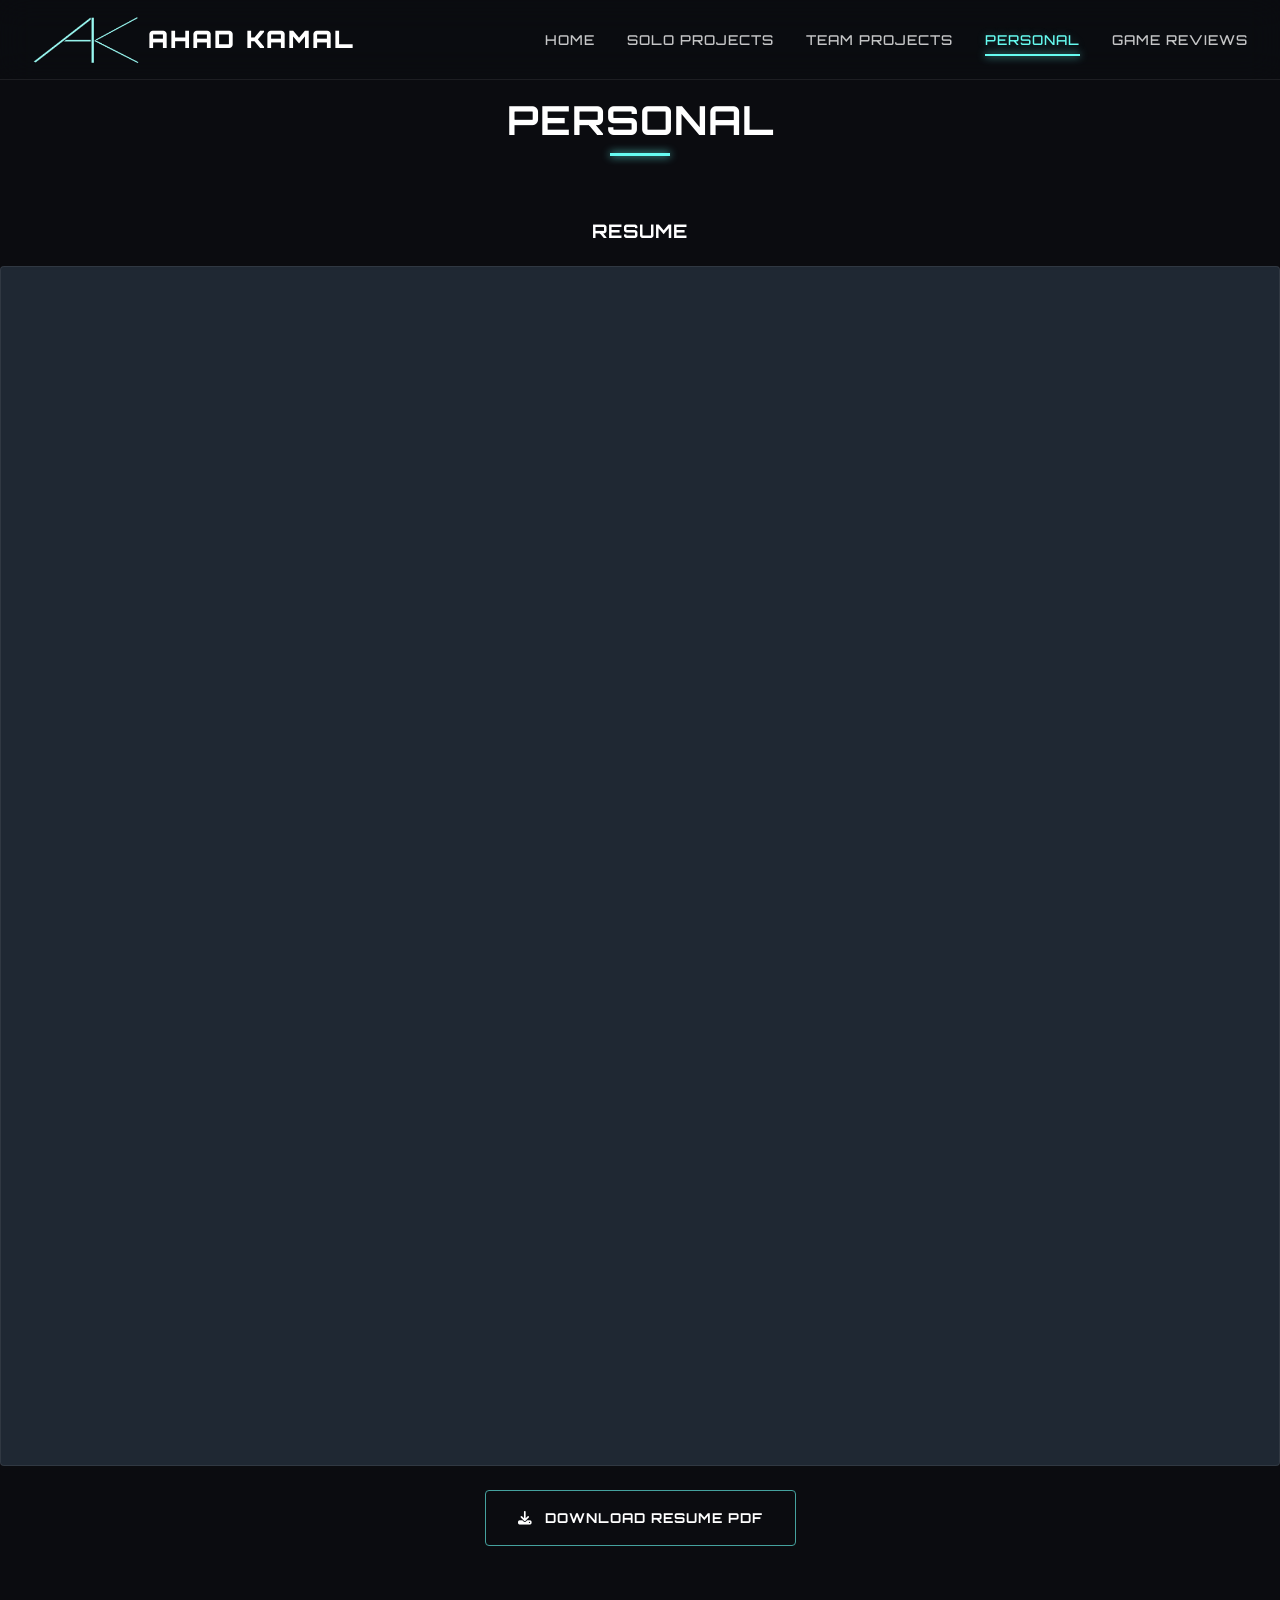
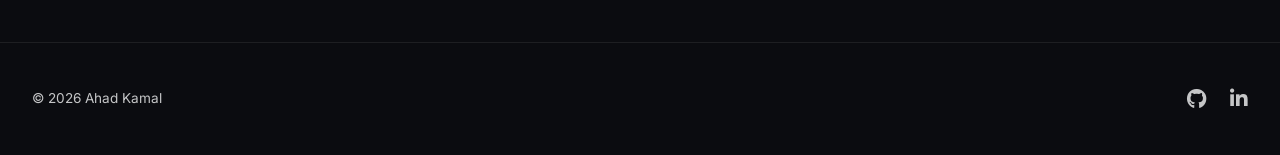
<file: documents.html>
<!DOCTYPE html>
<html lang="en">
<head>
    <meta charset="UTF-8">
    <meta name="viewport" content="width=device-width, initial-scale=1.0">
    <title>Ahad Kamal | Personal</title>
    <link rel="stylesheet" href="https://cdnjs.cloudflare.com/ajax/libs/font-awesome/6.4.0/css/all.min.css">
    <link rel="stylesheet" href="css/styles.css">
</head>
<body>

    <header class="navbar" role="banner">
        <div class="container nav-container">
            <a href="index.html" class="nav-logo" aria-label="Developer Home">
                <img src="images/Logo.png" alt="Logo" style="width:108px;height:48px;">
                Ahad Kamal
            </a>
            
            <button class="nav-toggle" aria-label="Toggle Navigation Menu" aria-expanded="false" aria-controls="primary-navigation">
                <span class="bar"></span>
                <span class="bar"></span>
                <span class="bar"></span>
            </button>

            <nav id="primary-navigation" role="navigation">
                <ul class="nav-menu">
                    <li><a href="index.html" class="nav-link">Home</a></li>
                    <li><a href="individual-work.html" class="nav-link">Solo Projects</a></li>
                    <li><a href="teamwork.html" class="nav-link">Team Projects</a></li>
                    <li><a href="documents.html" class="nav-link">Personal</a></li>
                    <li><a href="reviews.html" class="nav-link">Game Reviews</a></li>
                </ul>
            </nav>
        </div>
    </header>

    <main class="container section-padding" role="main">
        <div class="section-header">
            <h2>Personal</h2>
        </div>

        <div class="doc-split-layout">
            
            <section class="doc-section" aria-labelledby="loi-head">
                <h3 id="loi-head" style="margin-bottom: 1.5rem; text-transform: uppercase; text-align: center;">Resume</h3>
                <div class="doc-preview-box glass-panel">
                    <iframe src="documents/Software Engineer Resume.pdf" title="Software Engineering Resume Preview"></iframe>
                </div>
                <a href="documents/Software Engineer Resume.pdf" download class="btn btn-secondary btn-animate-icon" style="align-self: center;">
                    <i class="fas fa-download"></i> Download Resume PDF
                </a>
            </section>

        </div>
    </main>

    <footer class="footer" role="contentinfo">
        <div class="container footer-container">
            <p class="footer-copy">&copy; <span id="dynamic-year"></span> Ahad Kamal</p>
            <div class="footer-socials">
                <a href="https://github.com/Ahad-Kamal" target="_blank" rel="noopener" class="social-icon" aria-label="GitHub"><i class="fab fa-github"></i></a>
                <a href="https://www.linkedin.com/in/ahad-kamal-476446263" target="_blank" rel="noopener" class="social-icon" aria-label="LinkedIn"><i class="fab fa-linkedin-in"></i></a>
            </div>
        </div>
    </footer>

    <script src="js/main.js"></script>
</body>
</html>
</file>
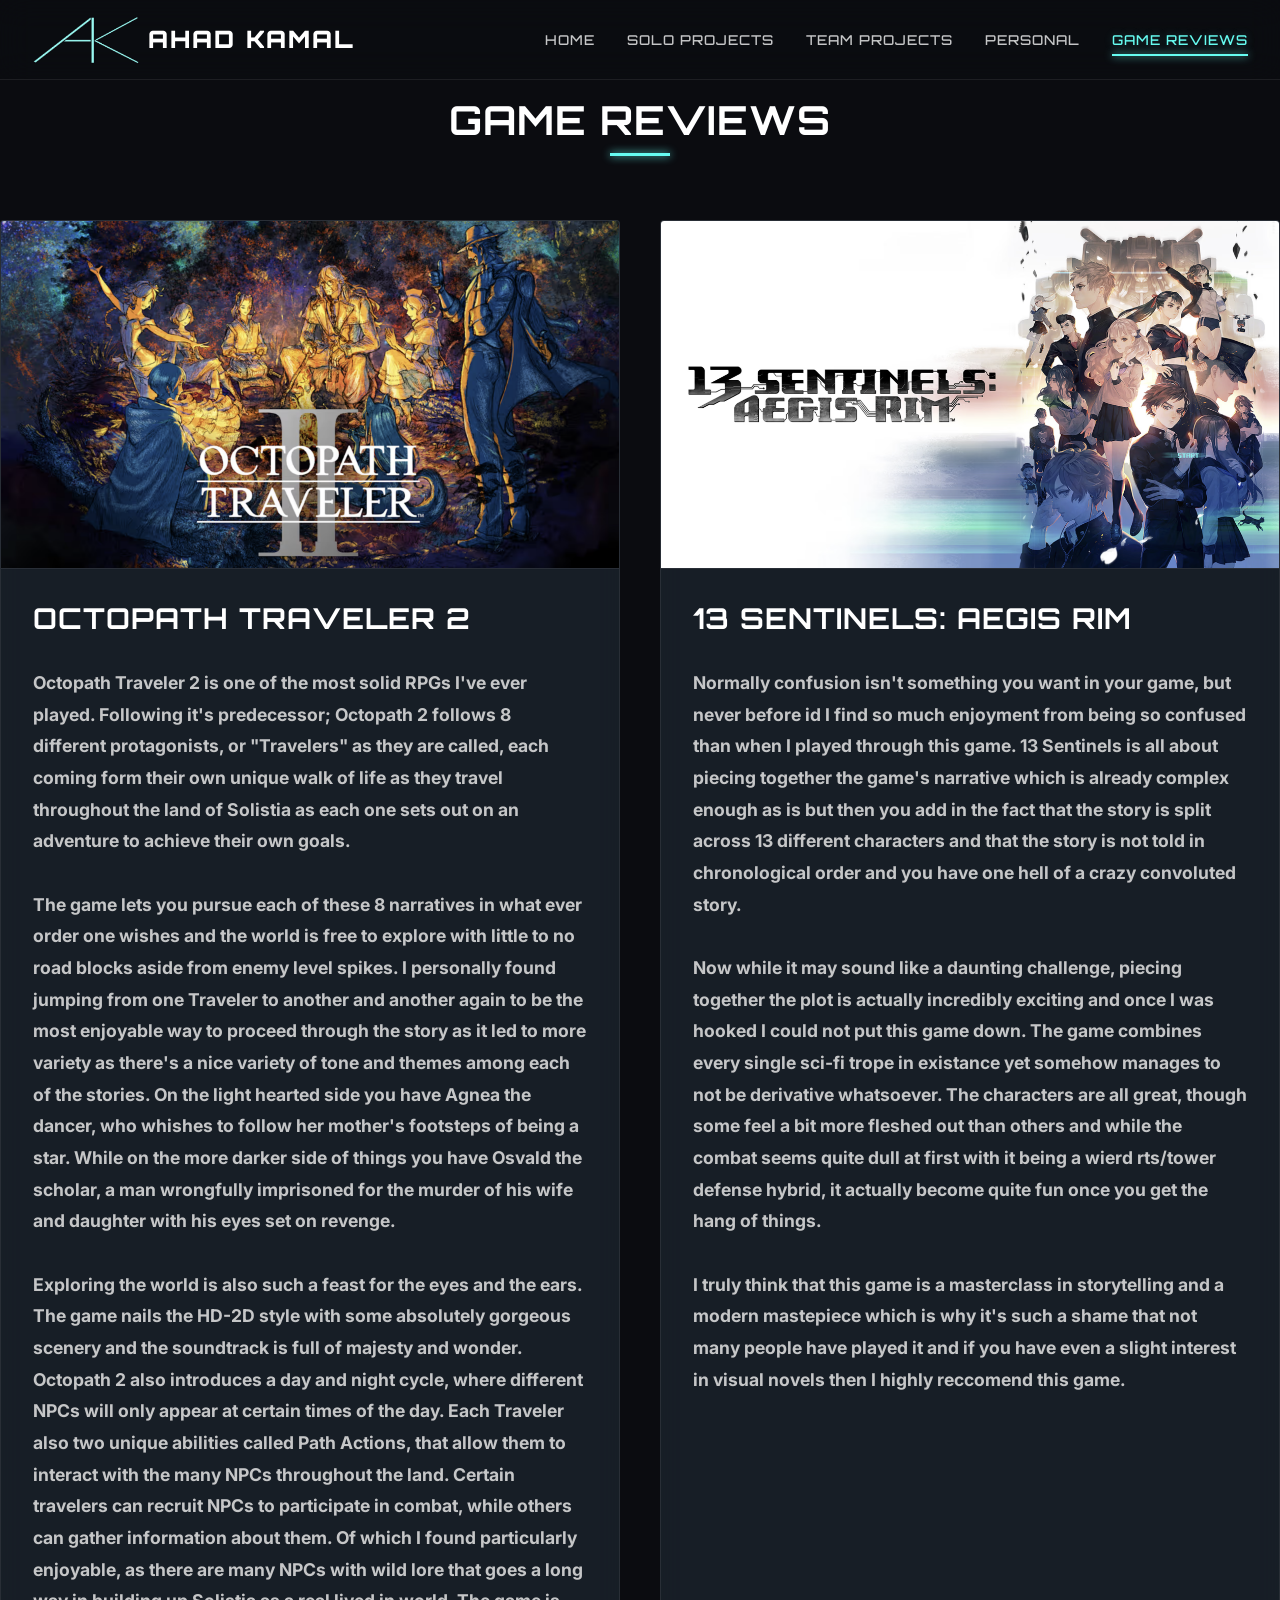
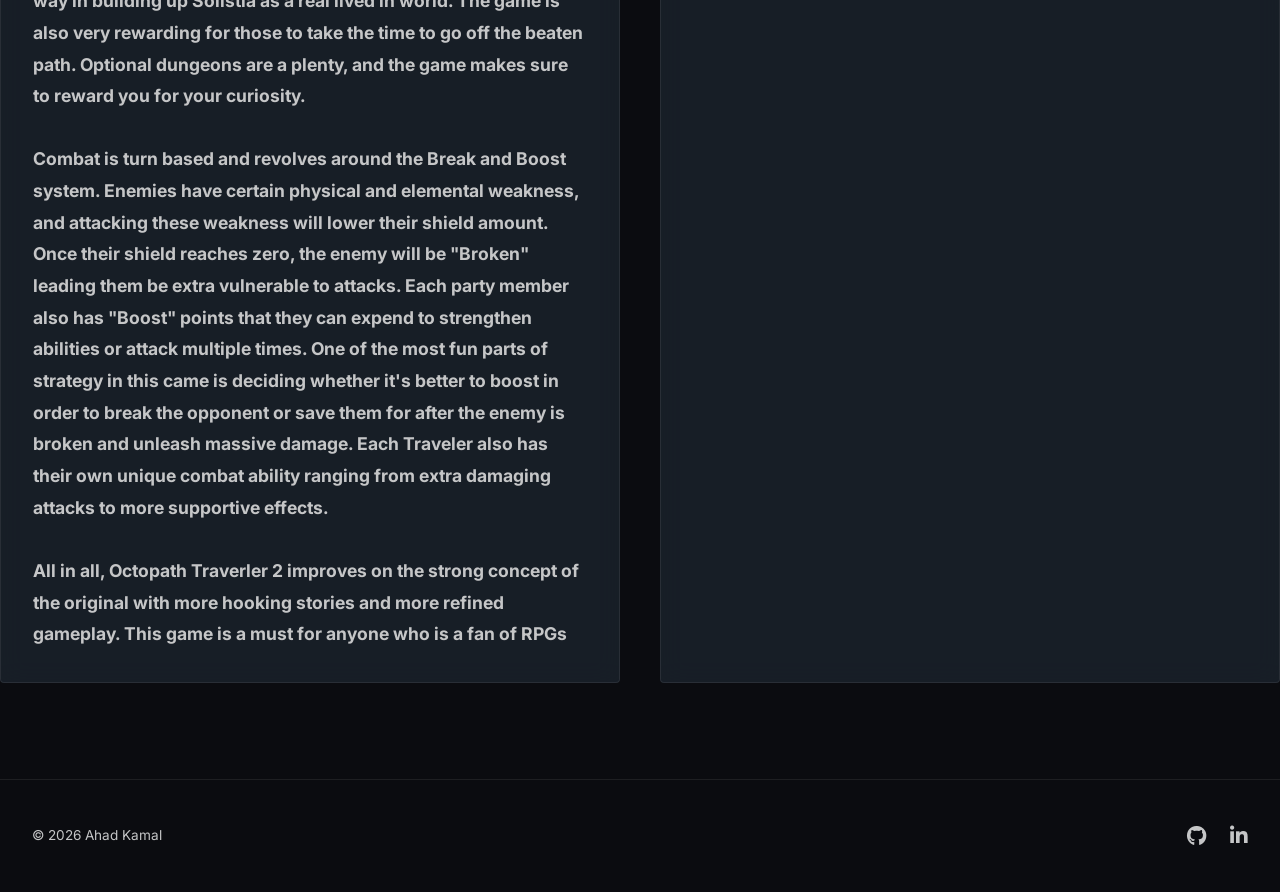
<file: reviews.html>
<!DOCTYPE html>
<html lang="en">
<head>
    <meta charset="UTF-8">
    <meta name="viewport" content="width=device-width, initial-scale=1.0">
    <title>Ahad Kamal | Game Reviews</title>
    <link rel="stylesheet" href="https://cdnjs.cloudflare.com/ajax/libs/font-awesome/6.4.0/css/all.min.css">
    <link rel="stylesheet" href="css/styles.css">
</head>
<body>

    <header class="navbar" role="banner">
        <div class="container nav-container">
            <a href="index.html" class="nav-logo" aria-label="Developer Home">
                <img src="images/Logo.png" alt="Logo" style="width:108px;height:48px;">
                Ahad Kamal
            </a>
            
            <button class="nav-toggle" aria-label="Toggle Navigation Menu" aria-expanded="false" aria-controls="primary-navigation">
                <span class="bar"></span>
                <span class="bar"></span>
                <span class="bar"></span>
            </button>

            <nav id="primary-navigation" role="navigation">
                <ul class="nav-menu">
                    <li><a href="index.html" class="nav-link">Home</a></li>
                    <li><a href="individual-work.html" class="nav-link">Solo Projects</a></li>
                    <li><a href="teamwork.html" class="nav-link">Team Projects</a></li>
                    <li><a href="documents.html" class="nav-link">Personal</a></li>
                    <li><a href="reviews.html" class="nav-link">Game Reviews</a></li>
                </ul>
            </nav>
        </div>
    </header>

    <main class="container section-padding" role="main">
        <div class="section-header">
            <h2>Game Reviews</h2>
        </div>

        <div class="grid-2">
            
            <article class="glass-panel review-card">
                <img src="images/gameCovers/Octopath2.png" alt="" class="review-thumb">
                <div class="review-body">
                    <h3 class="review-title">Octopath Traveler 2</h3>
                     <div class="review-content">
                        <p>
                        <strong>
                            Octopath Traveler 2 is one of the most solid RPGs I've ever played. Following it's predecessor; Octopath 2 follows 8 different protagonists, or "Travelers" as they are called, each coming form their own unique walk of life as they travel throughout the land of Solistia as each one sets out on an adventure to achieve their own goals. 
                            <br> <br>
                            The game lets you pursue each of these 8 narratives in what ever order one wishes and the world is free to explore with little to no road blocks aside from enemy level spikes. I personally found jumping from one Traveler to another and another again to be the most enjoyable way to proceed through the story as it led to more variety as there's a nice variety of tone and themes among each of the stories. On the light hearted side you have Agnea the dancer, who whishes to follow her mother's footsteps of being a star. While on the more darker side of things you have Osvald the scholar, a man wrongfully imprisoned for the murder of his wife and daughter with his eyes set on revenge. 
                            <br> <br>
                            Exploring the world is also such a feast for the eyes and the ears. The game nails the HD-2D style with some absolutely gorgeous scenery and the soundtrack is full of majesty and wonder. Octopath 2 also introduces a day and night cycle, where different NPCs will only appear at certain times of the day. Each Traveler also two unique abilities called Path Actions, that allow them to interact with the many NPCs throughout the land. Certain travelers can recruit NPCs to participate in combat, while others can gather information about them. Of which I found particularly enjoyable, as there are many NPCs with wild lore that goes a long way in building up Solistia as a real lived in world. The game is also very rewarding for those to take the time to go off the beaten path. Optional dungeons are a plenty, and the game makes sure to reward you for your curiosity. 
                            <br> <br>
                            Combat is turn based and revolves around the Break and Boost system. Enemies have certain physical and elemental weakness, and attacking these weakness will lower their shield amount. Once their shield reaches zero, the enemy will be "Broken" leading them be extra vulnerable to attacks. Each party member also has "Boost" points that they can expend to strengthen abilities or attack multiple times. One of the most fun parts of strategy in this came is deciding whether it's better to boost in order to break the opponent or save them for after the enemy is broken and unleash massive damage. Each Traveler also has their own unique combat ability ranging from extra damaging attacks to more supportive effects. 
                            <br> <br>
                            All in all, Octopath Traverler 2 improves on the strong concept of the original with more hooking stories and more refined gameplay. This game is a must for anyone who is a fan of RPGs 
                        </strong>
                        </p>
                    </div>
                </div>
            </article>

            <article class="glass-panel review-card">
                <img src="images/gameCovers/13Sentinels.png" alt="" class="review-thumb">
                <div class="review-body">
                    <h3 class="review-title">13 Sentinels: Aegis Rim</h3>
                    <div class="review-content">
                        <p>
                        <strong>
                            Normally confusion isn't something you want in your game, but never before id I find so much enjoyment from being so confused than when I played through this game. 13 Sentinels is all about piecing together the game's narrative which is already complex enough as is but then you add in the fact that the story is split across 13 different characters and that the story is not told in chronological order and you have one hell of a crazy convoluted story. 
                            <br> <br>
                            Now while it may sound like a daunting challenge, piecing together the plot is actually incredibly exciting and once I was hooked I could not put this game down. The game combines every single sci-fi trope in existance yet somehow manages to not be derivative whatsoever. The characters are all great, though some feel a bit more fleshed out than others and while the combat seems quite dull at first with it being a wierd rts/tower defense hybrid, it actually become quite fun once you get the hang of things. 
                            <br><br>
                            I truly think that this game is a masterclass in storytelling and a modern mastepiece which is why it's such a shame that not many people have played it and if you have even a slight interest in visual novels then I highly reccomend this game.
                        </strong>
                        </p>
                    </div>

                </div>
            </article>
        </div>
    </main>

    <footer class="footer" role="contentinfo">
        <div class="container footer-container">
            <p class="footer-copy">&copy; <span id="dynamic-year"></span> Ahad Kamal</p>
            <div class="footer-socials">
                <a href="https://github.com/Ahad-Kamal" target="_blank" rel="noopener" class="social-icon" aria-label="GitHub Links Portfolio"><i class="fab fa-github"></i></a>
                <a href="https://www.linkedin.com/in/ahad-kamal-476446263" target="_blank" rel="noopener" class="social-icon" aria-label="LinkedIn Network Connections"><i class="fab fa-linkedin-in"></i></a>
            </div>
        </div>
    </footer>

    <script src="js/main.js"></script>
</body>
</html>
</file>
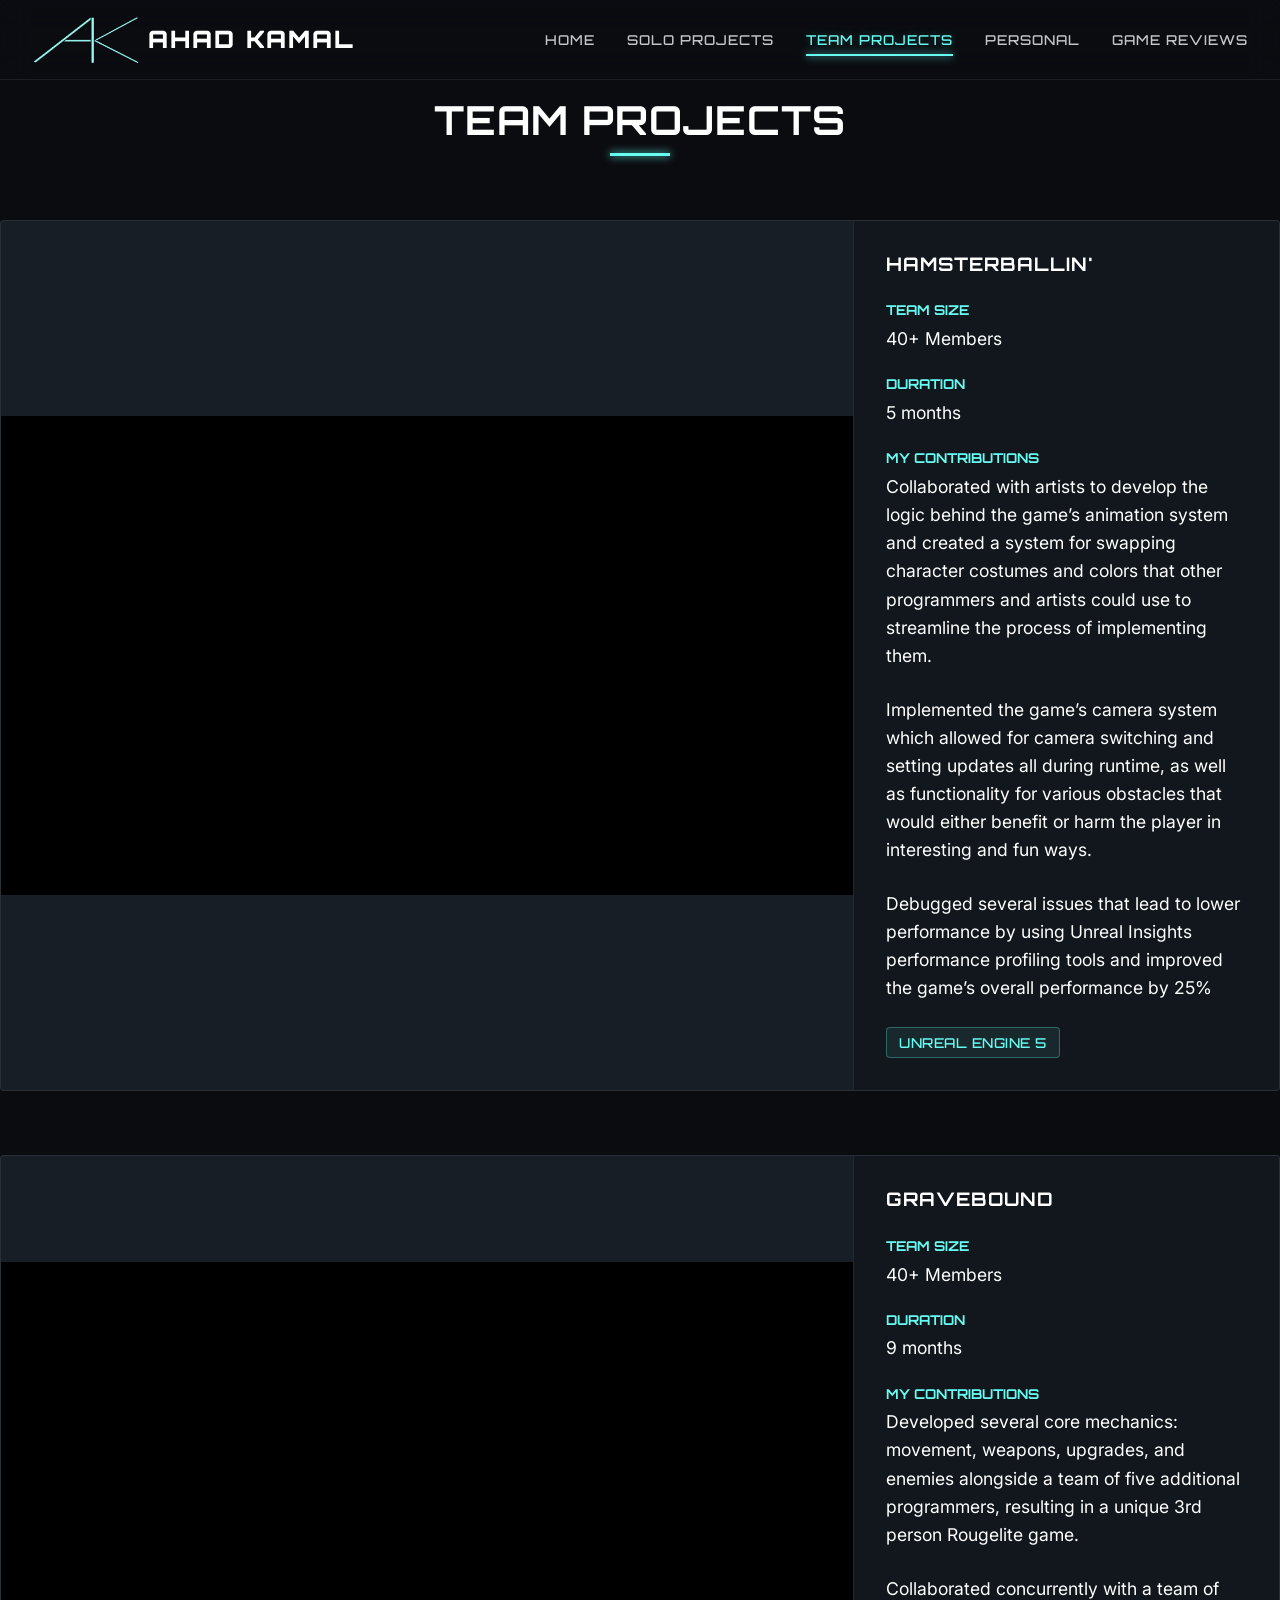
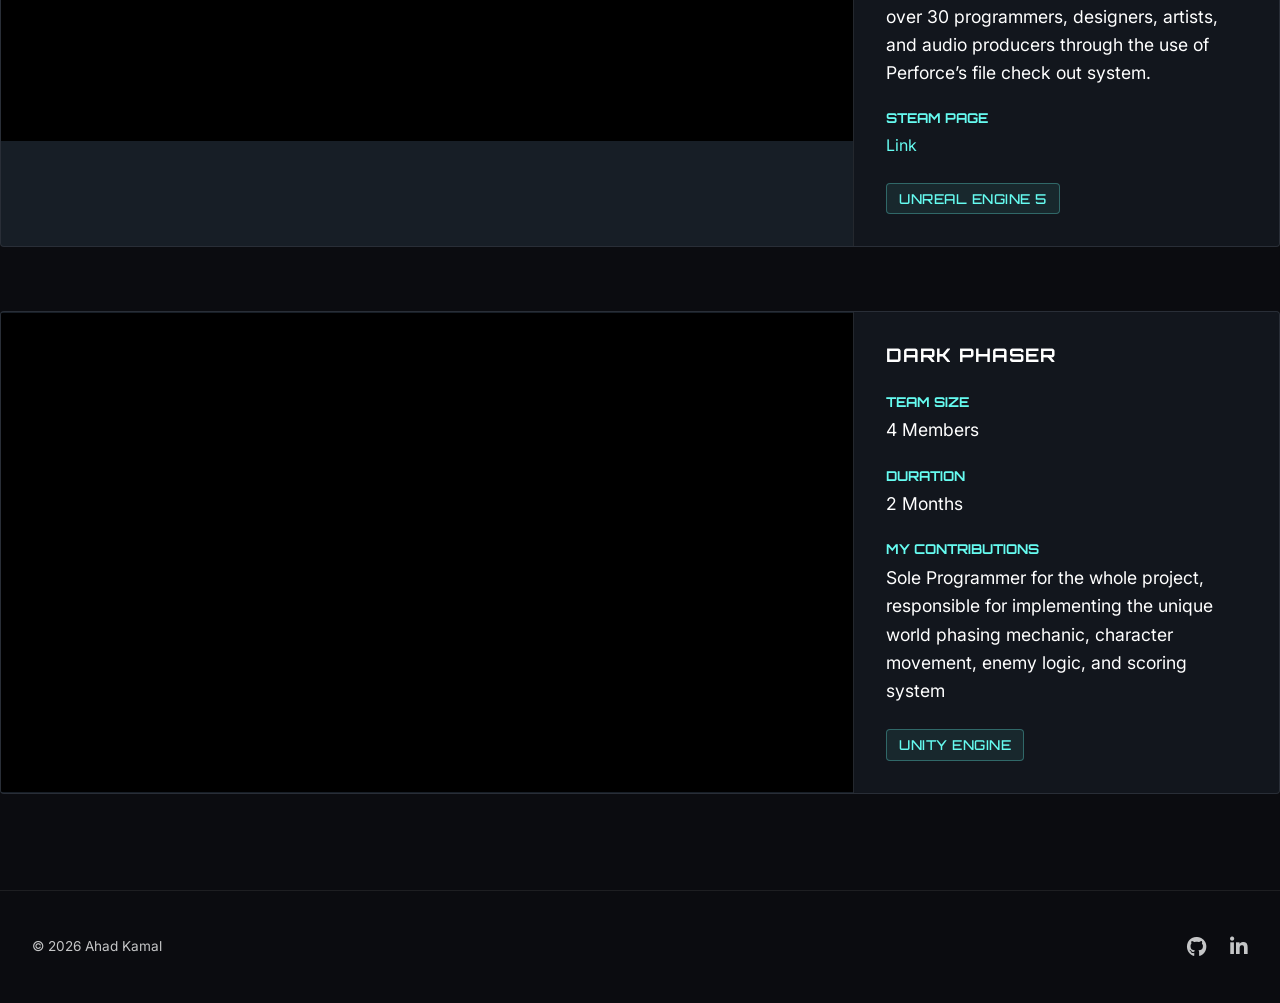
<file: teamwork.html>
<!DOCTYPE html>
<html lang="en">
<head>
    <meta charset="UTF-8">
    <meta name="viewport" content="width=device-width, initial-scale=1.0">
    <title>Ahad Kamal | Team Projects</title>
    <link rel="stylesheet" href="https://cdnjs.cloudflare.com/ajax/libs/font-awesome/6.4.0/css/all.min.css">
    <link rel="stylesheet" href="css/styles.css">
</head>
<body>

    <header class="navbar" role="banner">
        <div class="container nav-container">
            <a href="index.html" class="nav-logo" aria-label="Developer Home">
                <img src="images/Logo.png" alt="Logo" style="width:108px;height:48px;">
                Ahad Kamal
            </a>
            <button class="nav-toggle" aria-label="Toggle Navigation" aria-expanded="false" aria-controls="primary-navigation">
                <span class="bar"></span><span class="bar"></span><span class="bar"></span>
            </button>
            <nav id="primary-navigation">
                <ul class="nav-menu">
                    <li><a href="index.html" class="nav-link">Home</a></li>
                    <li><a href="individual-work.html" class="nav-link">Solo Projects</a></li>
                    <li><a href="teamwork.html" class="nav-link">Team Projects</a></li>
                    <li><a href="documents.html" class="nav-link">Personal</a></li>
                    <li><a href="reviews.html" class="nav-link">Game Reviews</a></li>
                </ul>
            </nav>
        </div>
    </header>

    <main class="container section-padding" role="main">
        <div class="section-header">
            <h2>Team Projects</h2>
        </div>

        <div style="display: flex; flex-direction: column; gap: 4rem;">

            <article class="team-card">
                <div class="video-container">
                    <iframe src="https://www.youtube.com/embed/gcgoC-Zfzv0" title="Hamsterballin'" allow="accelerometer; autoplay; clipboard-write; encrypted-media; gyroscope; picture-in-picture" allowfullscreen></iframe>
                </div>
                <div class="sidebar-meta">
                    <div>
                        <h3 style="margin-bottom: 1.5rem; text-transform: uppercase;">Hamsterballin'</h3>
                        <div class="meta-group">
                            <span class="meta-label">Team Size</span>
                            <span class="meta-value">40+ Members</span>
                        </div>
                        <div class="meta-group">
                            <span class="meta-label">Duration</span>
                            <span class="meta-value">5 months</span>
                        </div>
                        <div class="meta-group">
                            <span class="meta-label">My Contributions</span>
                            <p><span class="meta-value">Collaborated with artists to develop the logic behind the game’s animation system and created a system for swapping character costumes and colors that other programmers and artists could use to streamline the process of implementing them.</span></p>
                            <br>
                            <p><span class="meta-value">Implemented the game’s camera system which allowed for camera switching and setting updates all during runtime, as well as functionality for various obstacles that would either benefit or harm the player in interesting and fun ways.</span></p>
                            <br>
                            <p><span class="meta-value">Debugged several issues that lead to lower performance by using Unreal Insights performance profiling tools and improved the game’s overall performance by 25%</span></p>
                        </div>
                    </div>
                    <div style="margin-top: 1.5rem;">
                        <span class="tech-badge">Unreal Engine 5</span>
                    </div>
                </div>
            </article>
            
            <article class="team-card">
                <div class="video-container">
                    <iframe src="https://www.youtube.com/embed/yrC1IclVrCU" title="Gravebound" allow="accelerometer; autoplay; clipboard-write; encrypted-media; gyroscope; picture-in-picture" allowfullscreen></iframe>
                </div>
                <div class="sidebar-meta">
                    <div>
                        <h3 style="margin-bottom: 1.5rem; text-transform: uppercase;">Gravebound</h3>
                        <div class="meta-group">
                            <span class="meta-label">Team Size</span>
                            <span class="meta-value">40+ Members</span>
                        </div>
                        <div class="meta-group">
                            <span class="meta-label">Duration</span>
                            <span class="meta-value">9 months</span>
                        </div>
                        <div class="meta-group">
                            <span class="meta-label">My Contributions</span>
                            <p><span class="meta-value">Developed several core mechanics: movement, weapons, upgrades, and enemies alongside a team of five additional programmers, resulting in a unique 3rd person Rougelite game.</span></p>
                            <br>
                            <p><span class="meta-value">Collaborated concurrently with a team of over 30 programmers, designers, artists, and audio producers through the use of Perforce’s file check out system.</span></p>
                        </div>
                        <div class="meta-group">
                            <span class="meta-label">Steam Page</span>
                            <a href="https://store.steampowered.com/app/3749780/Gravebound/" class="text-link" target="_blank">Link</a>
                        </div>
                    </div>
                    <div style="margin-top: 1.5rem;">
                        <span class="tech-badge">Unreal Engine 5</span>
                    </div>
                </div>
            </article>

            <article class="team-card">
                <div class="video-container">
                    <iframe src="https://www.youtube.com/embed/Ca4eauJsmqI" title="Dark Phaser Trailer" allow="accelerometer; autoplay; clipboard-write; encrypted-media; gyroscope; picture-in-picture" allowfullscreen></iframe>
                </div>
                <div class="sidebar-meta">
                    <div>
                        <h3 style="margin-bottom: 1.5rem; text-transform: uppercase;">Dark Phaser</h3>
                        <div class="meta-group">
                            <span class="meta-label">Team Size</span>
                            <span class="meta-value">4 Members</span>
                        </div>
                        <div class="meta-group">
                            <span class="meta-label">Duration</span>
                            <span class="meta-value">2 Months</span>
                        </div>
                        <div class="meta-group">
                            <span class="meta-label">My Contributions</span>
                            <p><span class="meta-value">Sole Programmer for the whole project, responsible for implementing the unique world phasing mechanic, character movement, enemy logic, and scoring system</span></p>
                        </div>
                    </div>
                    <div style="margin-top: 1.5rem;">
                        <span class="tech-badge">Unity Engine</span>
                    </div>
                </div>
            </article>

        </div>
    </main>

    <footer class="footer" role="contentinfo">
        <div class="container footer-container">
            <p class="footer-copy">&copy; <span id="dynamic-year"></span> Ahad Kamal</p>
            <div class="footer-socials">
                <a href="https://github.com/Ahad-Kamal" target="_blank" rel="noopener" class="social-icon" aria-label="GitHub Profile"><i class="fab fa-github"></i></a>
                <a href="https://www.linkedin.com/in/ahad-kamal-476446263" target="_blank" rel="noopener" class="social-icon" aria-label="LinkedIn Profile"><i class="fab fa-linkedin-in"></i></a>
            </div>
        </div>
    </footer>

    <script src="js/main.js"></script>
</body>
</html>
</file>
<file: css/styles.css>
/* ==========================================================================
   1. DESIGN SYSTEM VARIABLES & FONTS
   ========================================================================== */
@import url('https://fonts.googleapis.com/css2?family=Inter:wght@300;400;500;600&family=Orbitron:wght@500;700;900&display=swap');

:root {
    /* Color Palette */
    --bg-deep-space: #0b0c10;
    --bg-dark-slate: #1f2833;
    --bg-card-glass: rgba(31, 40, 51, 0.65);
    --bg-nav-glass: rgba(11, 12, 16, 0.75);
    
    --accent-cyber: #66fcf1;
    --accent-laser: #45a29e;
    --accent-cyber-glow: rgba(102, 252, 241, 0.25);
    --accent-laser-glow: rgba(69, 162, 158, 0.2);
    
    --text-platinum: #ffffff;
    --text-muted: #c5c6c7;
    --text-dark: #0b0c10;

    /* Semantic Structural Variables */
    --border-glow: 1px solid rgba(102, 252, 241, 0.2);
    --border-muted: 1px solid rgba(197, 198, 199, 0.1);
    --radius-sharp: 4px;
    --transition-fast: all 0.3s ease-in-out;
    --max-width: 1400px;
    --nav-height: 80px;

    /* Fluid Typography Clamps (Responsive without Media Queries) */
    --font-heading: 'Orbitron', sans-serif;
    --font-body: 'Inter', sans-serif;
    
    --fs-h1: clamp(2.5rem, 5vw, 4.5rem);
    --fs-h2: clamp(1.8rem, 4vw, 2.5rem);
    --fs-h3: clamp(1.4rem, 2.5vw, 1.8rem);
    --fs-body: clamp(0.95rem, 1vw + 0.5rem, 1.1rem);
    --fs-small: 0.85rem;
}

/* ==========================================================================
   2. CORE RESET & BASE STYLES
   ========================================================================== */
*, *::before, *::after {
    box-sizing: border-box;
    margin: 0;
    padding: 0;
}

html {
    scroll-behavior: smooth;
    background-color: var(--bg-deep-space);
    font-family: var(--font-body);
    color: var(--text-muted);
    line-height: 1.6;
}

body {
    min-height: 100vh;
    display: flex;
    flex-direction: column;
    overflow-x: hidden;
    position: relative;
}

/* Base Scrollbar Styling */
::-webkit-scrollbar {
    width: 8px;
    height: 8px;
}
::-webkit-scrollbar-track {
    background: var(--bg-deep-space);
}
::-webkit-scrollbar-thumb {
    background: var(--bg-dark-slate);
    border: 1px solid var(--accent-laser);
    border-radius: var(--radius-sharp);
}
::-webkit-scrollbar-thumb:hover {
    background: var(--accent-cyber);
}

/* Typography Defaults */
h1, h2, h3, h4 {
    font-family: var(--font-heading);
    color: var(--text-platinum);
    font-weight: 700;
    letter-spacing: 1px;
    line-height: 1.2;
}

a {
    color: inherit;
    text-decoration: none;
    transition: var(--transition-fast);
}

img, iframe, video {
    max-width: 100%;
    display: block;
    height: auto;
}

/* Focus States for Keyboard Accessibility */
a:focus-visible, button:focus-visible {
    outline: 2px solid var(--accent-cyber);
    outline-offset: 4px;
}

/* ==========================================================================
   3. GLOBAL LAYOUT & STRUCTURAL UTILITIES
   ========================================================================== */
.container {
    width: 100%;
    max-width: var(--max-width);
    margin: 0 auto;
    padding: 0 2rem;
}

.section-padding {
    padding: 6rem 0;
}

.grid-2 {
    display: grid;
    grid-template-columns: repeat(auto-fit, minmax(300px, 1fr));
    gap: 2.5rem;
}

.grid-3 {
    display: grid;
    grid-template-columns: repeat(auto-fit, minmax(350px, 1fr));
    gap: 2.5rem;
}

.grid-4 {
    display: grid;
    grid-template-columns: repeat(4, 1fr);
    gap: 2rem;
}

.social-links {
    display: flex;
    justify-content: center;
    gap: 1.5rem;
    margin-top: 2rem;
}

.social-card {
    width: 220px;
}

.flex-center {
    display: flex;
    align-items: center;
    justify-content: center;
}

/* Glassmorphism Base Modifier */
.glass-panel {
    background: var(--bg-card-glass);
    backdrop-filter: blur(12px);
    -webkit-backdrop-filter: blur(12px);
    border: var(--border-muted);
    border-radius: var(--radius-sharp);
    transition: var(--transition-fast);
}

.glass-panel:hover {
    border: var(--border-glow);
    box-shadow: 0 0 20px var(--accent-cyber-glow);
}

/* Tech Badges / Tags */
.tech-badge {
    display: inline-block;
    font-family: var(--font-heading);
    font-size: var(--fs-small);
    font-weight: 500;
    color: var(--accent-cyber);
    background: rgba(102, 252, 241, 0.08);
    border: 1px solid rgba(102, 252, 241, 0.3);
    padding: 0.25rem 0.75rem;
    border-radius: var(--radius-sharp);
    text-transform: uppercase;
    letter-spacing: 0.5px;
}

/* Section Header Utility */
.section-header {
    margin-bottom: 4rem;
    text-align: center;
    position: relative;
}

.section-header h2 {
    font-size: var(--fs-h2);
    text-transform: uppercase;
    display: inline-block;
    position: relative;
    padding-bottom: 0.75rem;
}

.section-header h2::after {
    content: '';
    position: absolute;
    bottom: 0;
    left: 50%;
    transform: translateX(-50%);
    width: 60px;
    height: 3px;
    background: var(--accent-cyber);
    box-shadow: 0 0 8px var(--accent-cyber);
}

/* ==========================================================================
   4. NAVIGATION COMPONENT (STICKY/GLASSMORPHIC)
   ========================================================================== */
.navbar {
    position: fixed;
    top: 0;
    left: 0;
    width: 100%;
    height: var(--nav-height);
    z-index: 1000;
    background: var(--bg-nav-glass);
    backdrop-filter: blur(16px);
    -webkit-backdrop-filter: blur(16px);
    border-bottom: var(--border-muted);
    transition: var(--transition-fast);
}

.navbar.scrolled {
    height: 70px;
    border-bottom: var(--border-glow);
    box-shadow: 0 4px 20px rgba(0, 0, 0, 0.4);
}

.nav-container {
    display: flex;
    align-items: center;
    justify-content: space-between;
    height: 100%;
}

.nav-logo {
    font-family: var(--font-heading);
    font-size: 1.5rem;
    font-weight: 900;
    color: var(--text-platinum);
    text-transform: uppercase;
    letter-spacing: 2px;
    display: flex;
    align-items: center;
    gap: 0.5rem;
}

.nav-logo span {
    color: var(--accent-cyber);
    text-shadow: 0 0 10px var(--accent-cyber-glow);
}

.nav-menu {
    display: flex;
    list-style: none;
    gap: 2rem;
}

.nav-link {
    font-family: var(--font-heading);
    font-size: var(--fs-small);
    font-weight: 500;
    text-transform: uppercase;
    letter-spacing: 1px;
    padding: 0.5rem 0;
    position: relative;
}

.nav-link:hover, .nav-link.active {
    color: var(--accent-cyber);
    text-shadow: 0 0 8px var(--accent-cyber-glow);
}

.nav-link::after {
    content: '';
    position: absolute;
    bottom: 0;
    left: 0;
    width: 0;
    height: 2px;
    background: var(--accent-cyber);
    box-shadow: 0 0 8px var(--accent-cyber);
    transition: var(--transition-fast);
}

.nav-link:hover::after, .nav-link.active::after {
    width: 100%;
}

/* Mobile Hamburger Trigger */
.nav-toggle {
    display: none;
    flex-direction: column;
    justify-content: space-between;
    width: 30px;
    height: 21px;
    background: transparent;
    border: none;
    cursor: pointer;
    z-index: 1100;
}

.nav-toggle .bar {
    width: 100%;
    height: 3px;
    background-color: var(--text-platinum);
    transition: var(--transition-fast);
    border-radius: var(--radius-sharp);
}

/* ==========================================================================
   5. BUTTON & INTERACTION UTILITIES
   ========================================================================== */
.btn {
    display: inline-flex;
    align-items: center;
    justify-content: center;
    gap: 0.75rem;
    font-family: var(--font-heading);
    font-size: var(--fs-small);
    font-weight: 700;
    text-transform: uppercase;
    letter-spacing: 1px;
    padding: 1rem 2rem;
    border-radius: var(--radius-sharp);
    cursor: pointer;
    transition: var(--transition-fast);
    position: relative;
    overflow: hidden;
}

.btn-primary {
    background: var(--accent-cyber);
    color: var(--text-dark);
    border: 1px solid var(--accent-cyber);
    box-shadow: 0 0 15px var(--accent-cyber-glow);
}

.btn-primary:hover {
    background: transparent;
    color: var(--accent-cyber);
    box-shadow: 0 0 25px rgba(102, 252, 241, 0.4);
}

.btn-secondary {
    background: transparent;
    color: var(--text-platinum);
    border: 1px solid var(--accent-laser);
}

.btn-secondary:hover {
    background: rgba(69, 162, 158, 0.1);
    color: var(--accent-cyber);
    border-color: var(--accent-cyber);
    box-shadow: 0 0 15px var(--accent-laser-glow);
}

/* Micro-animation for interactive download/action items */
.btn-animate-icon i {
    transition: var(--transition-fast);
}

.btn-animate-icon:hover i {
    transform: translateY(3px);
}

/* ==========================================================================
   6. PAGE 1: HOME COMPONENT STYLES
   ========================================================================== */
.hero {
    min-height: 100vh;
    position: relative;
    display: flex;
    align-items: center;
    padding-top: var(--nav-height);
    background: linear-gradient(rgba(11, 12, 16, 0.85), rgba(11, 12, 16, 0.95)), 
                url('../images/hero-bg.jpg') center/cover no-repeat fixed;
}

.hero-content {
    max-width: 800px;
}

.hero h1 {
    font-size: var(--fs-h1);
    text-transform: uppercase;
    line-height: 1.1;
    margin-bottom: 1.5rem;
}

.hero h1 span {
    color: var(--accent-cyber);
    text-shadow: 0 0 20px var(--accent-cyber-glow);
}

.hero .subtitle {
    font-size: var(--fs-h3);
    color: var(--text-platinum);
    font-family: var(--font-heading);
    margin-bottom: 2rem;
    font-weight: 500;
}

.hero .description {
    font-size: var(--fs-body);
    margin-bottom: 3rem;
    max-width: 650px;
}

.hero-buttons {
    display: flex;
    gap: 1.5rem;
    flex-wrap: wrap;
}

/* Portal/Quick-Access Matrix Grid */
.portal-card {
    padding: 2.5rem;
    display: flex;
    flex-direction: column;
    justify-content: space-between;
    height: 100%;
    min-height: 220px;
}

.portal-card .icon {
    font-size: 2.5rem;
    color: var(--accent-cyber);
    margin-bottom: 1.5rem;
}

.portal-card h3 {
    font-size: var(--fs-h3);
    margin-bottom: 0.75rem;
    text-transform: uppercase;
}

.portal-card p {
    font-size: var(--fs-small);
    color: var(--text-muted);
}

/* ==========================================================================
   7. PAGE 2: INDIVIDUAL WORK STYLES (TEMPLATED SHOWCASE)
   ========================================================================== */
.project-showcase {
    margin-bottom: 6rem;
}

.project-showcase:last-child {
    margin-bottom: 0;
}

.showcase-media {
    position: relative;
    width: 100%;
    background: var(--bg-dark-slate);
    border-radius: var(--radius-sharp);
    overflow: hidden;
    border: var(--border-muted);
}

.showcase-media img {
    width: 100%;
    height: 100%;
    object-fit: contain;
}

.showcase-content {
    display: flex;
    flex-direction: column;
    justify-content: center;
}

.showcase-title {
    font-size: var(--fs-h2);
    text-transform: uppercase;
    margin-bottom: 1rem;
}

.tech-stack-container {
    display: flex;
    flex-wrap: wrap;
    gap: 0.5rem;
    margin-bottom: 1.5rem;
}

.showcase-block {
    margin-bottom: 1.5rem;
}

.showcase-block h4 {
    font-family: var(--font-heading);
    color: var(--accent-cyber);
    text-transform: uppercase;
    font-size: var(--fs-small);
    margin-bottom: 0.5rem;
    letter-spacing: 0.5px;
}

/* Alternating layout via order assignment for alternating rows */
.project-showcase.alternate .showcase-media {
    order: 2;
}

/* ==========================================================================
   8. PAGE 3: TEAMWORK PROJECTS (VIDEO TRAILERS & METADATA)
   ========================================================================== */
.team-card {
    display: grid;
    grid-template-columns: 2fr 1fr;
    align-items: center;
    border: var(--border-muted);
    border-radius: var(--radius-sharp);
    overflow: hidden;
    background: var(--bg-card-glass);
}

.video-container {
    position: relative;
    width: 100%;
    aspect-ratio: 16 / 9;
    background: #000;
}

.video-container iframe {
    position: absolute;
    top: 0;
    left: 0;
    width: 100%;
    height: 100%;
    border: 0;
}

.sidebar-meta {
    padding: 2rem;
    background: rgba(11, 12, 16, 0.4);
    border-left: var(--border-muted);
    display: flex;
    flex-direction: column;
    justify-content: space-between;
}

.meta-group {
    margin-bottom: 1.25rem;
}

.meta-group:last-child {
    margin-bottom: 0;
}

.meta-label {
    font-family: var(--font-heading);
    color: var(--accent-cyber);
    font-size: var(--fs-small);
    text-transform: uppercase;
    font-weight: 700;
    display: block;
    margin-bottom: 0.25rem;
}

.meta-value {
    font-size: var(--fs-body);
    color: var(--text-platinum);
}

.text-link {
    color: var(--accent-cyber);
}

.text-link:hover {
    text-shadow: 0 0 8px var(--accent-cyber-glow);
}

/* ==========================================================================
   9. PAGE 4: PERSONAL DOCUMENTS STYLES
   ========================================================================== */
.doc-split-layout {
    grid-template-columns: 1fr 1fr;
    gap: 4rem;
}

.doc-section {
    display: flex;
    flex-direction: column;
}

.doc-preview-box {
    width: 100%;
    height: 1200px;
    background: var(--bg-dark-slate);
    border: var(--border-muted);
    border-radius: var(--radius-sharp);
    margin-bottom: 1.5rem;
    overflow: hidden;
}

.doc-preview-box iframe {
    width: 100%;
    height: 100%;
    border: none;
}

/* ==========================================================================
   10. PAGE 5: GAME REVIEWS STYLES (ENGINEERING ANALYSIS)
   ========================================================================== */
.review-card {
    display: flex;
    flex-direction: column;
    height: 100%;
    overflow: hidden;
}

.review-thumb {
    width: 100%;
    aspect-ratio: 16 / 9;
    object-fit: cover;
    border-bottom: var(--border-muted);
}

.review-body {
    padding: 2rem;
    flex-grow: 1;
    display: flex;
    flex-direction: column;
}

.review-title {
    font-size: var(--fs-h3);
    text-transform: uppercase;
    margin-bottom: 1rem;
}

/* Metric / Performance Rating Layouts */
.review-content {
    font-size: var(--fs-body);
    color: var(--text-muted);
    line-height: 1.8;
    margin-top: 1rem;
}

.rating-container {
    margin: 1rem 0 1.5rem 0;
}

.rating-row {
    margin-bottom: 0.75rem;
}

.rating-info {
    display: flex;
    justify-content: space-between;
    font-family: var(--font-heading);
    font-size: var(--fs-small);
    text-transform: uppercase;
    margin-bottom: 0.25rem;
}

.rating-bar-bg {
    width: 100%;
    height: 6px;
    background: var(--bg-dark-slate);
    border-radius: var(--radius-sharp);
    overflow: hidden;
}

.rating-bar-fill {
    height: 100%;
    background: linear-gradient(90deg, var(--accent-laser), var(--accent-cyber));
    box-shadow: 0 0 8px var(--accent-cyber-glow);
    border-radius: var(--radius-sharp);
}

/* Expandable content architecture */
.review-snippet {
    font-size: var(--fs-body);
    margin-bottom: 1.5rem;
}

.review-full-content {
    max-height: 0;
    transition: max-height 0.4s ease-out;
    font-size: var(--fs-body);
    color: var(--text-muted);
    border-top: 0 solid transparent;
    padding-top: 0;
}

.review-full-content.expanded {
    max-height: 1000px; /* High boundary box for smooth CSS transitions */
    border-top: 1px solid rgba(197, 198, 199, 0.1);
    padding-top: 1rem;
    margin-top: 1rem;
}

.btn-toggle-review {
    background: transparent;
    border: none;
    color: var(--accent-cyber);
    font-family: var(--font-heading);
    font-size: var(--fs-small);
    text-transform: uppercase;
    cursor: pointer;
    display: inline-flex;
    align-items: center;
    gap: 0.5rem;
    padding: 0;
    margin-top: auto;
    font-weight: 700;
}

/* ==========================================================================
   11. GLOBAL FOOTER COMPONENT
   ========================================================================== */
.footer {
    margin-top: auto;
    background: var(--bg-deep-space);
    border-top: var(--border-muted);
    padding: 2.5rem 0;
}

.footer-container {
    display: flex;
    justify-content: space-between;
    align-items: center;
    flex-wrap: wrap;
    gap: 1.5rem;
}

.footer-copy {
    font-size: var(--fs-small);
    color: var(--text-muted);
}

.footer-socials {
    display: flex;
    gap: 1.5rem;
}

.social-icon {
    font-size: 1.25rem;
    color: var(--text-muted);
}

.social-icon:hover {
    color: var(--accent-cyber);
    transform: translateY(-3px);
    text-shadow: 0 0 10px var(--accent-cyber-glow);
}

/* ==========================================================================
   12. MEDIA QUERIES & RESPONSIVE BREAKPOINTS
   ========================================================================== */

/* Tablet & Smaller Layout adjustments */
@media (max-width: 992px) {
    .team-card {
        grid-template-columns: 1fr;
    }
    .sidebar-meta {
        border-left: none;
        border-top: var(--border-muted);
    }
    .doc-split-layout {
        grid-template-columns: 1fr;
        gap: 3rem;
    }
    .project-showcase.alternate .showcase-media {
        order: 0; /* Clear alternating layout rules on mobile viewports */
    }
}

/* Mobile Systems & Navigation Override */
@media (max-width: 768px) {
    .nav-toggle {
        display: flex;
    }

    .nav-menu {
        position: fixed;
        top: var(--nav-height);
        left: -100%;
        width: 100%;
        height: calc(100vh - var(--nav-height));
        background: rgba(11, 12, 16, 0.98);
        backdrop-filter: blur(20px);
        flex-direction: column;
        align-items: center;
        padding-top: 3rem;
        gap: 2.5rem;
        transition: 0.4s cubic-bezier(0.1, 0.9, 0.2, 1);
        border-top: var(--border-muted);
    }

    .nav-menu.active {
        left: 0;
    }

    /* Cross animation transformation states for mobile menu triggers */
    .nav-toggle.active .bar:nth-child(1) {
        transform: translateY(9px) rotate(45deg);
        background-color: var(--accent-cyber);
    }
    .nav-toggle.active .bar:nth-child(2) {
        opacity: 0;
    }
    .nav-toggle.active .bar:nth-child(3) {
        transform: translateY(-9px) rotate(-45deg);
        background-color: var(--accent-cyber);
    }

    .hero-buttons {
        flex-direction: column;
        width: 100%;
    }
    
    .btn {
        width: 100%;
    }
}
</file>
